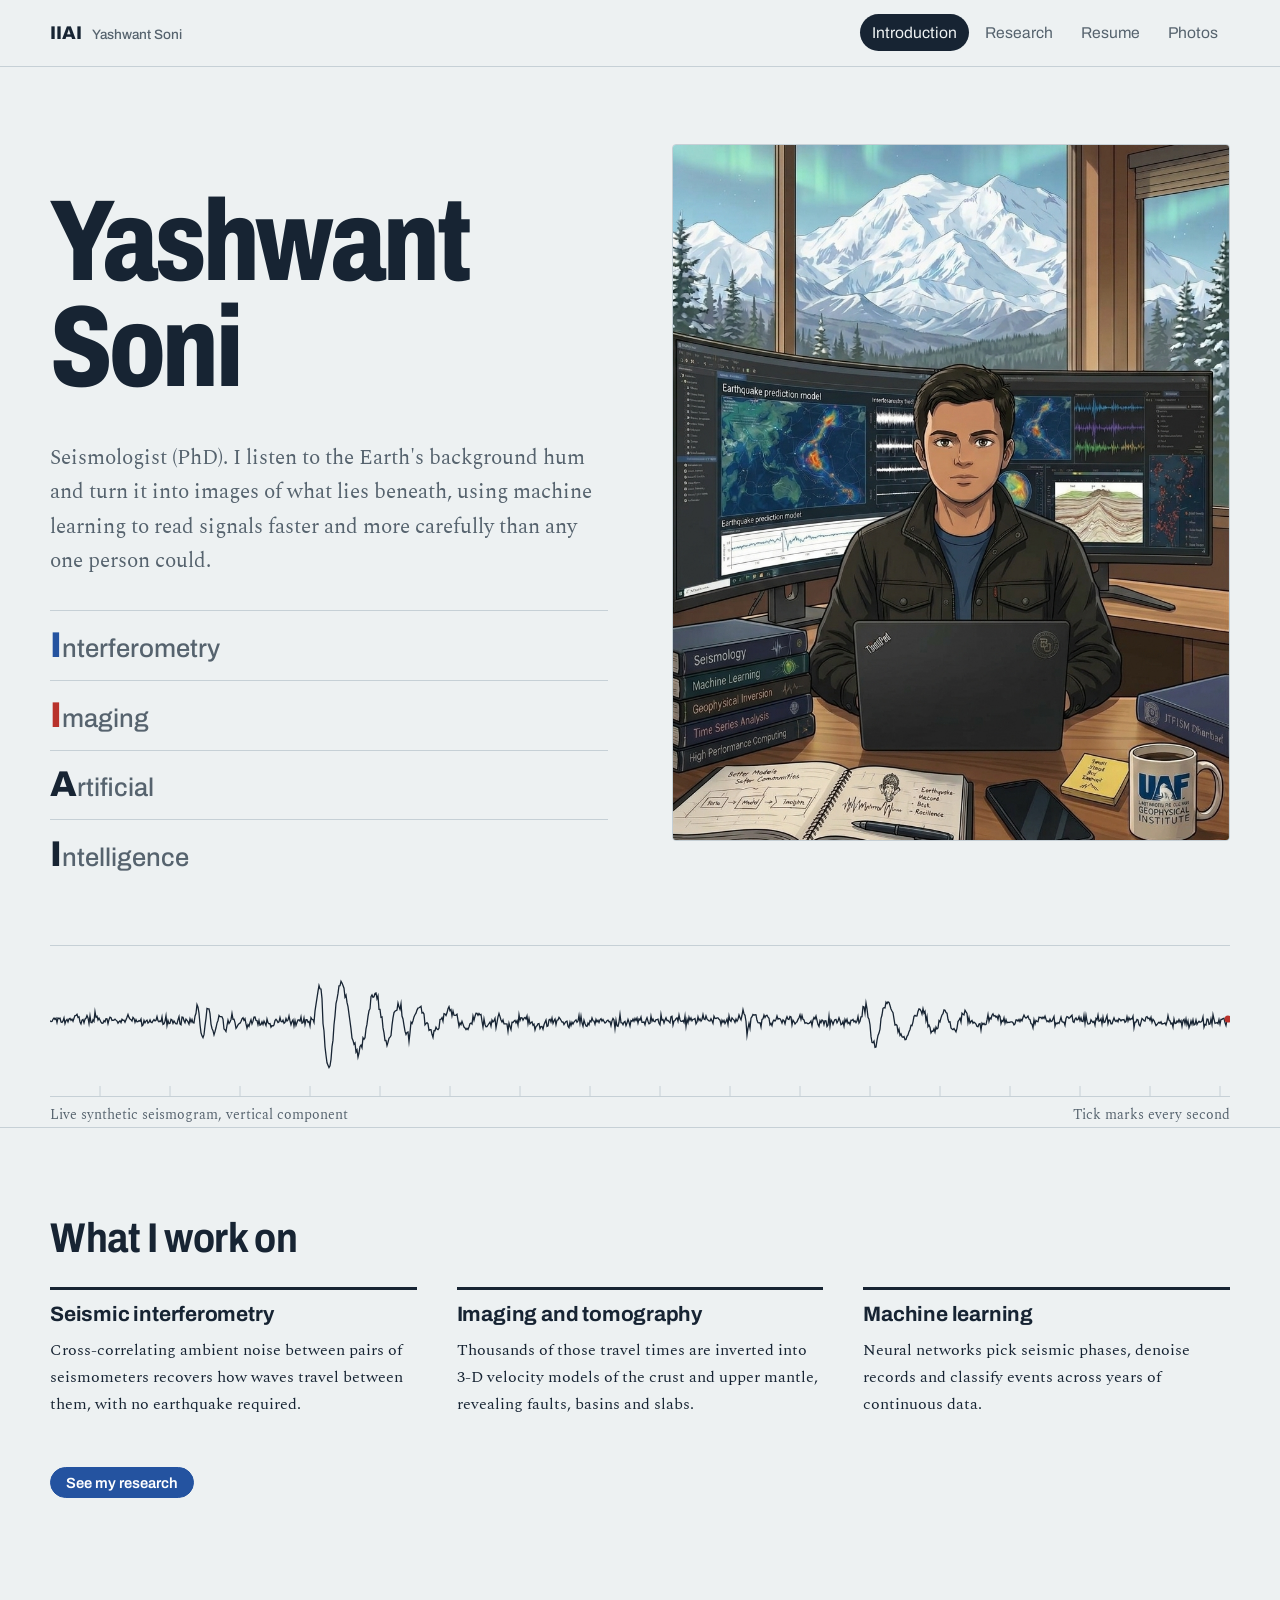
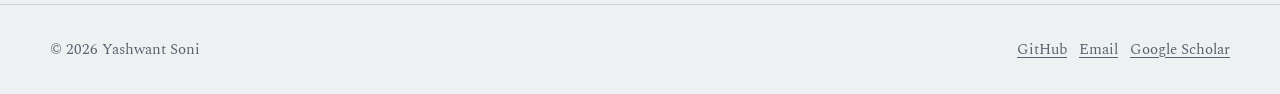
<file: index.html>
<!DOCTYPE html>
<html lang="en">
<head>
<meta charset="utf-8">
<meta name="viewport" content="width=device-width, initial-scale=1">
<title>Yashwant Soni — IIAI</title>
<meta name="description" content="Yashwant Soni, seismologist. Interferometry, imaging and artificial intelligence for the solid Earth.">
<link rel="icon" href="data:image/svg+xml,<svg xmlns='http://www.w3.org/2000/svg' viewBox='0 0 100 100'><text y='.9em' font-size='90'>〰️</text></svg>">
<link rel="preconnect" href="https://fonts.googleapis.com">
<link rel="preconnect" href="https://fonts.gstatic.com" crossorigin>
<link href="https://fonts.googleapis.com/css2?family=Archivo:wdth,wght@62..125,400..800&family=Spectral:ital,wght@0,400;0,600;1,400&display=swap" rel="stylesheet">
<link rel="stylesheet" href="assets/style.css">
<style>
  /* Single, larger profile photo */
  .hero-grid { grid-template-columns: 1fr 1fr; }
  .portraits { grid-template-columns: 1fr; }
  @media (max-width: 860px) { .hero-grid { grid-template-columns: 1fr; } }
</style>
</head>
<body>
<header class="site-header">
  <div class="wrap">
    <a class="brand" href="index.html">IIAI <small>Yashwant Soni</small></a>
    <nav class="site-nav" aria-label="Main">
      <a href="index.html" aria-current="page">Introduction</a>
      <a href="research.html">Research</a>
      <a href="resume.html">Resume</a>
      <a href="photos.html">Photos</a>
    </nav>
  </div>
</header>
<main>

<section class="hero">
  <div class="wrap hero-grid">
    <div>
      <h1>Yashwant Soni</h1>
      <p class="lede">Seismologist (PhD). I listen to the Earth's background hum and turn it into images of what lies beneath, using machine learning to read signals faster and more carefully than any one person could.</p>
      <ul class="acronym" aria-label="IIAI stands for">
        <li><b>I</b>nterferometry</li>
        <li><b>I</b>maging</li>
        <li><b>A</b>rtificial</li>
        <li><b>I</b>ntelligence</li>
      </ul>
    </div>
    <div class="portraits">
      <figure class="photo"><img src="images/profile-1.jpg" alt="Portrait of Yashwant Soni"></figure>
    </div>
  </div>
  <div class="wrap trace-band">
    <canvas id="hero-trace" aria-label="Animated seismogram recording earthquakes" role="img"></canvas>
  </div>
  <div class="wrap trace-caption">
    <span>Live synthetic seismogram, vertical component</span>
    <span>Tick marks every second</span>
  </div>
</section>

<section>
  <div class="wrap">
    <h2>What I work on</h2>
    <div class="three">
      <div>
        <h3>Seismic interferometry</h3>
        <p>Cross-correlating ambient noise between pairs of seismometers recovers how waves travel between them, with no earthquake required.</p>
      </div>
      <div>
        <h3>Imaging and tomography</h3>
        <p>Thousands of those travel times are inverted into 3-D velocity models of the crust and upper mantle, revealing faults, basins and slabs.</p>
      </div>
      <div>
        <h3>Machine learning</h3>
        <p>Neural networks pick seismic phases, denoise records and classify events across years of continuous data.</p>
      </div>
    </div>
    <p style="margin-top:2rem"><a class="btn primary" href="research.html">See my research</a></p>
  </div>
</section>
</main>
<footer class="site-footer">
  <div class="wrap">
    <span>© <span id="year"></span> Yashwant Soni</span>
    <span><a href="https://github.com/yashwantsoni1">GitHub</a> &nbsp; <a href="mailto:your.email@example.com">Email</a> &nbsp; <a href="https://scholar.google.com/">Google Scholar</a></span>
  </div>
</footer>
<script src="assets/main.js"></script>
</body>
</html>
</file>
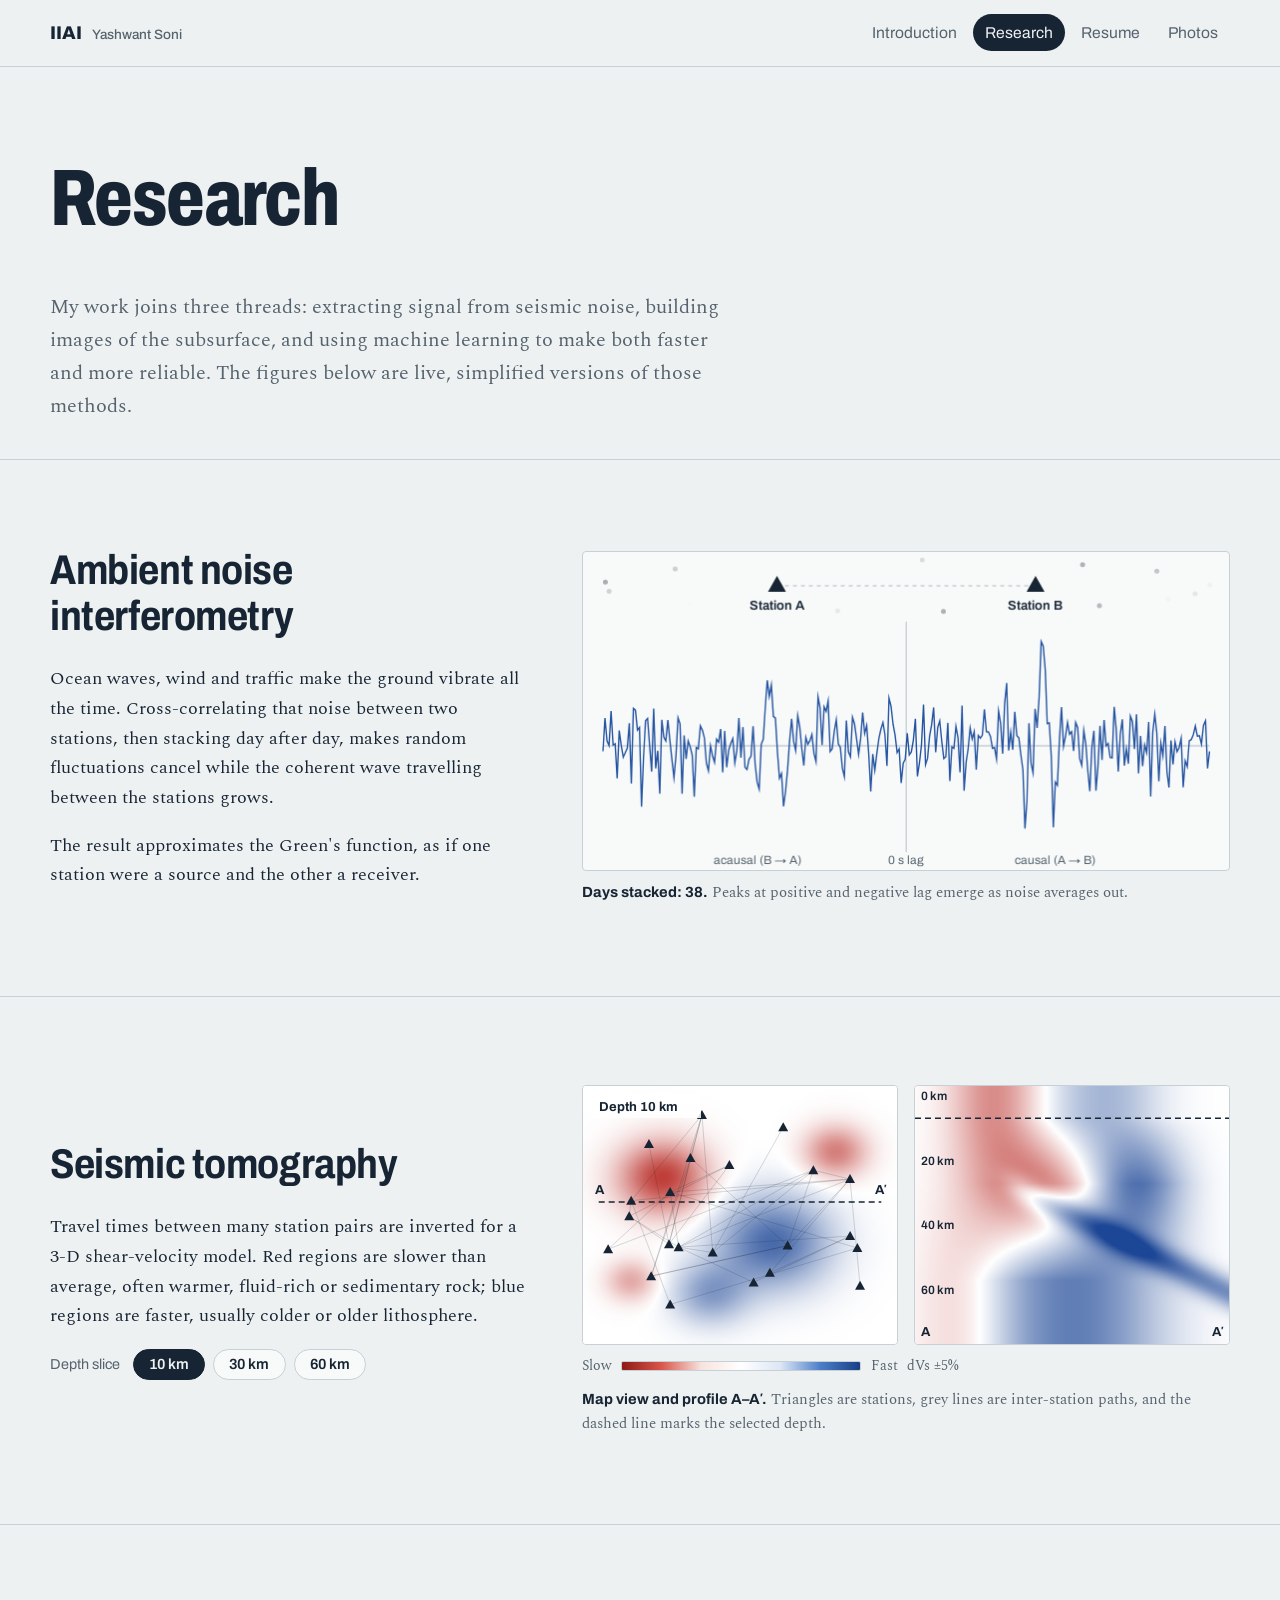
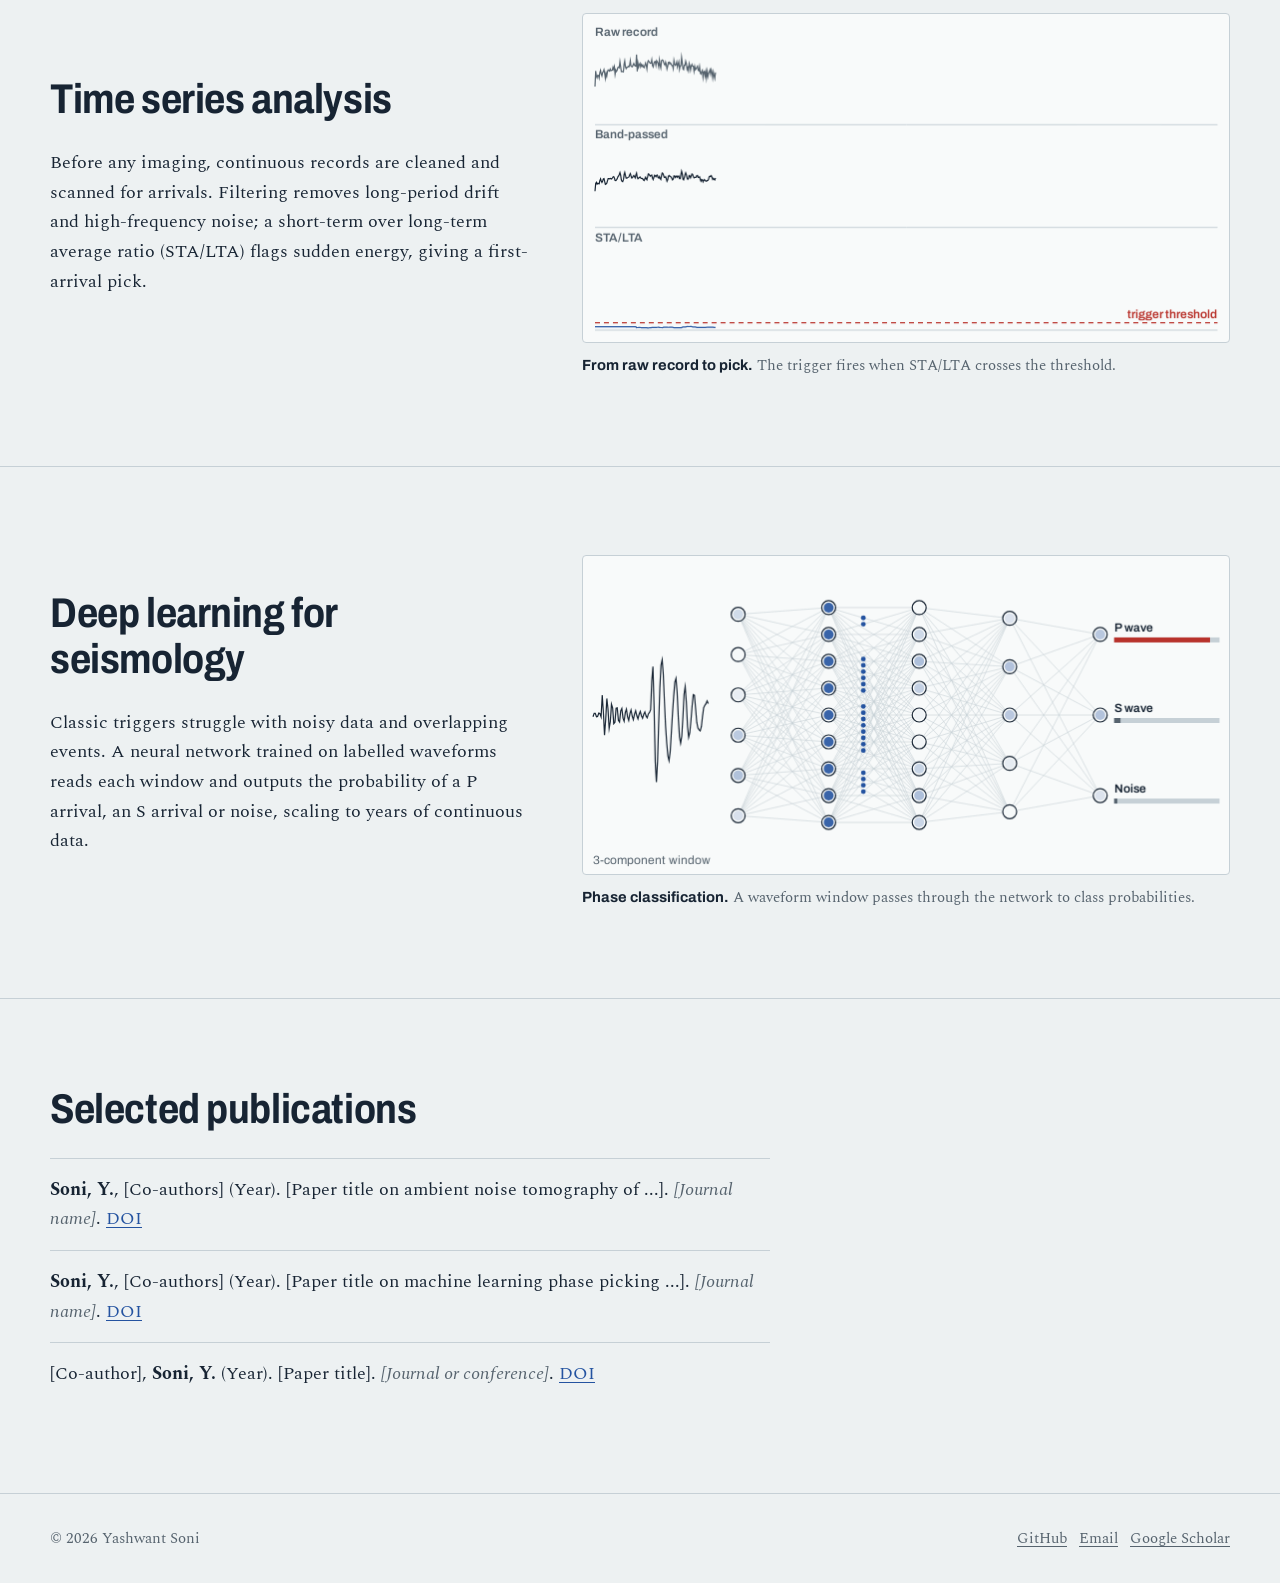
<file: research.html>
<!DOCTYPE html>
<html lang="en">
<head>
<meta charset="utf-8">
<meta name="viewport" content="width=device-width, initial-scale=1">
<title>Research — Yashwant Soni</title>
<meta name="description" content="Yashwant Soni, seismologist. Interferometry, imaging and artificial intelligence for the solid Earth.">
<link rel="icon" href="data:image/svg+xml,<svg xmlns='http://www.w3.org/2000/svg' viewBox='0 0 100 100'><text y='.9em' font-size='90'>〰️</text></svg>">
<link rel="preconnect" href="https://fonts.googleapis.com">
<link rel="preconnect" href="https://fonts.gstatic.com" crossorigin>
<link href="https://fonts.googleapis.com/css2?family=Archivo:wdth,wght@62..125,400..800&family=Spectral:ital,wght@0,400;0,600;1,400&display=swap" rel="stylesheet">
<link rel="stylesheet" href="assets/style.css">
</head>
<body>
<header class="site-header">
  <div class="wrap">
    <a class="brand" href="index.html">IIAI <small>Yashwant Soni</small></a>
    <nav class="site-nav" aria-label="Main">
      <a href="index.html">Introduction</a>
      <a href="research.html" aria-current="page">Research</a>
      <a href="resume.html">Resume</a>
      <a href="photos.html">Photos</a>
    </nav>
  </div>
</header>
<main>

<section class="page-intro">
  <div class="wrap">
    <h1>Research</h1>
    <p>My work joins three threads: extracting signal from seismic noise, building images of the subsurface, and using machine learning to make both faster and more reliable. The figures below are live, simplified versions of those methods.</p>
  </div>
</section>

<section>
  <div class="wrap study">
    <div>
      <h2>Ambient noise interferometry</h2>
      <p>Ocean waves, wind and traffic make the ground vibrate all the time. Cross-correlating that noise between two stations, then stacking day after day, makes random fluctuations cancel while the coherent wave travelling between the stations grows.</p>
      <p>The result approximates the Green's function, as if one station were a source and the other a receiver.</p>
    </div>
    <figure class="figure">
      <canvas id="interferometry" style="height:320px" role="img" aria-label="Cross-correlation stack converging to symmetric peaks"></canvas>
      <figcaption><b>Days stacked: <span id="xc-days">0</span>.</b> Peaks at positive and negative lag emerge as noise averages out.</figcaption>
    </figure>
  </div>
</section>

<section>
  <div class="wrap study">
    <div>
      <h2>Seismic tomography</h2>
      <p>Travel times between many station pairs are inverted for a 3-D shear-velocity model. Red regions are slower than average, often warmer, fluid-rich or sedimentary rock; blue regions are faster, usually colder or older lithosphere.</p>
      <div class="controls" role="group" aria-label="Choose depth slice">
        <span>Depth slice</span>
        <button class="btn" data-depth="10" aria-pressed="true">10 km</button>
        <button class="btn" data-depth="30" aria-pressed="false">30 km</button>
        <button class="btn" data-depth="60" aria-pressed="false">60 km</button>
      </div>
    </div>
    <figure class="figure">
      <div class="tomo-pair">
        <canvas id="tomo-map" style="height:260px" role="img" aria-label="Map view of velocity anomalies with stations and ray paths"></canvas>
        <canvas id="tomo-section" style="height:260px" role="img" aria-label="Cross-section A to A prime with a dipping fast anomaly"></canvas>
      </div>
      <div class="colorbar"><span>Slow</span><i></i><span>Fast</span><span>dVs ±5%</span></div>
      <figcaption><b>Map view and profile A–A′.</b> Triangles are stations, grey lines are inter-station paths, and the dashed line marks the selected depth.</figcaption>
    </figure>
  </div>
</section>

<section>
  <div class="wrap study">
    <div>
      <h2>Time series analysis</h2>
      <p>Before any imaging, continuous records are cleaned and scanned for arrivals. Filtering removes long-period drift and high-frequency noise; a short-term over long-term average ratio (STA/LTA) flags sudden energy, giving a first-arrival pick.</p>
    </div>
    <figure class="figure">
      <canvas id="timeseries" style="height:330px" role="img" aria-label="Raw, filtered and STA/LTA traces with a P-wave pick"></canvas>
      <figcaption><b>From raw record to pick.</b> The trigger fires when STA/LTA crosses the threshold.</figcaption>
    </figure>
  </div>
</section>

<section>
  <div class="wrap study">
    <div>
      <h2>Deep learning for seismology</h2>
      <p>Classic triggers struggle with noisy data and overlapping events. A neural network trained on labelled waveforms reads each window and outputs the probability of a P arrival, an S arrival or noise, scaling to years of continuous data.</p>
    </div>
    <figure class="figure">
      <canvas id="neuralnet" style="height:320px" role="img" aria-label="Neural network classifying a seismic waveform"></canvas>
      <figcaption><b>Phase classification.</b> A waveform window passes through the network to class probabilities.</figcaption>
    </figure>
  </div>
</section>

<section>
  <div class="wrap">
    <h2>Selected publications</h2>
    <ol class="pubs">
      <li><b>Soni, Y.</b>, [Co-authors] (Year). [Paper title on ambient noise tomography of ...]. <span class="venue">[Journal name]</span>. <a href="#">DOI</a></li>
      <li><b>Soni, Y.</b>, [Co-authors] (Year). [Paper title on machine learning phase picking ...]. <span class="venue">[Journal name]</span>. <a href="#">DOI</a></li>
      <li>[Co-author], <b>Soni, Y.</b> (Year). [Paper title]. <span class="venue">[Journal or conference]</span>. <a href="#">DOI</a></li>
    </ol>
  </div>
</section>
</main>
<footer class="site-footer">
  <div class="wrap">
    <span>© <span id="year"></span> Yashwant Soni</span>
    <span><a href="https://github.com/yashwantsoni1">GitHub</a> &nbsp; <a href="mailto:your.email@example.com">Email</a> &nbsp; <a href="https://scholar.google.com/">Google Scholar</a></span>
  </div>
</footer>
<script src="assets/main.js"></script>
</body>
</html>
</file>
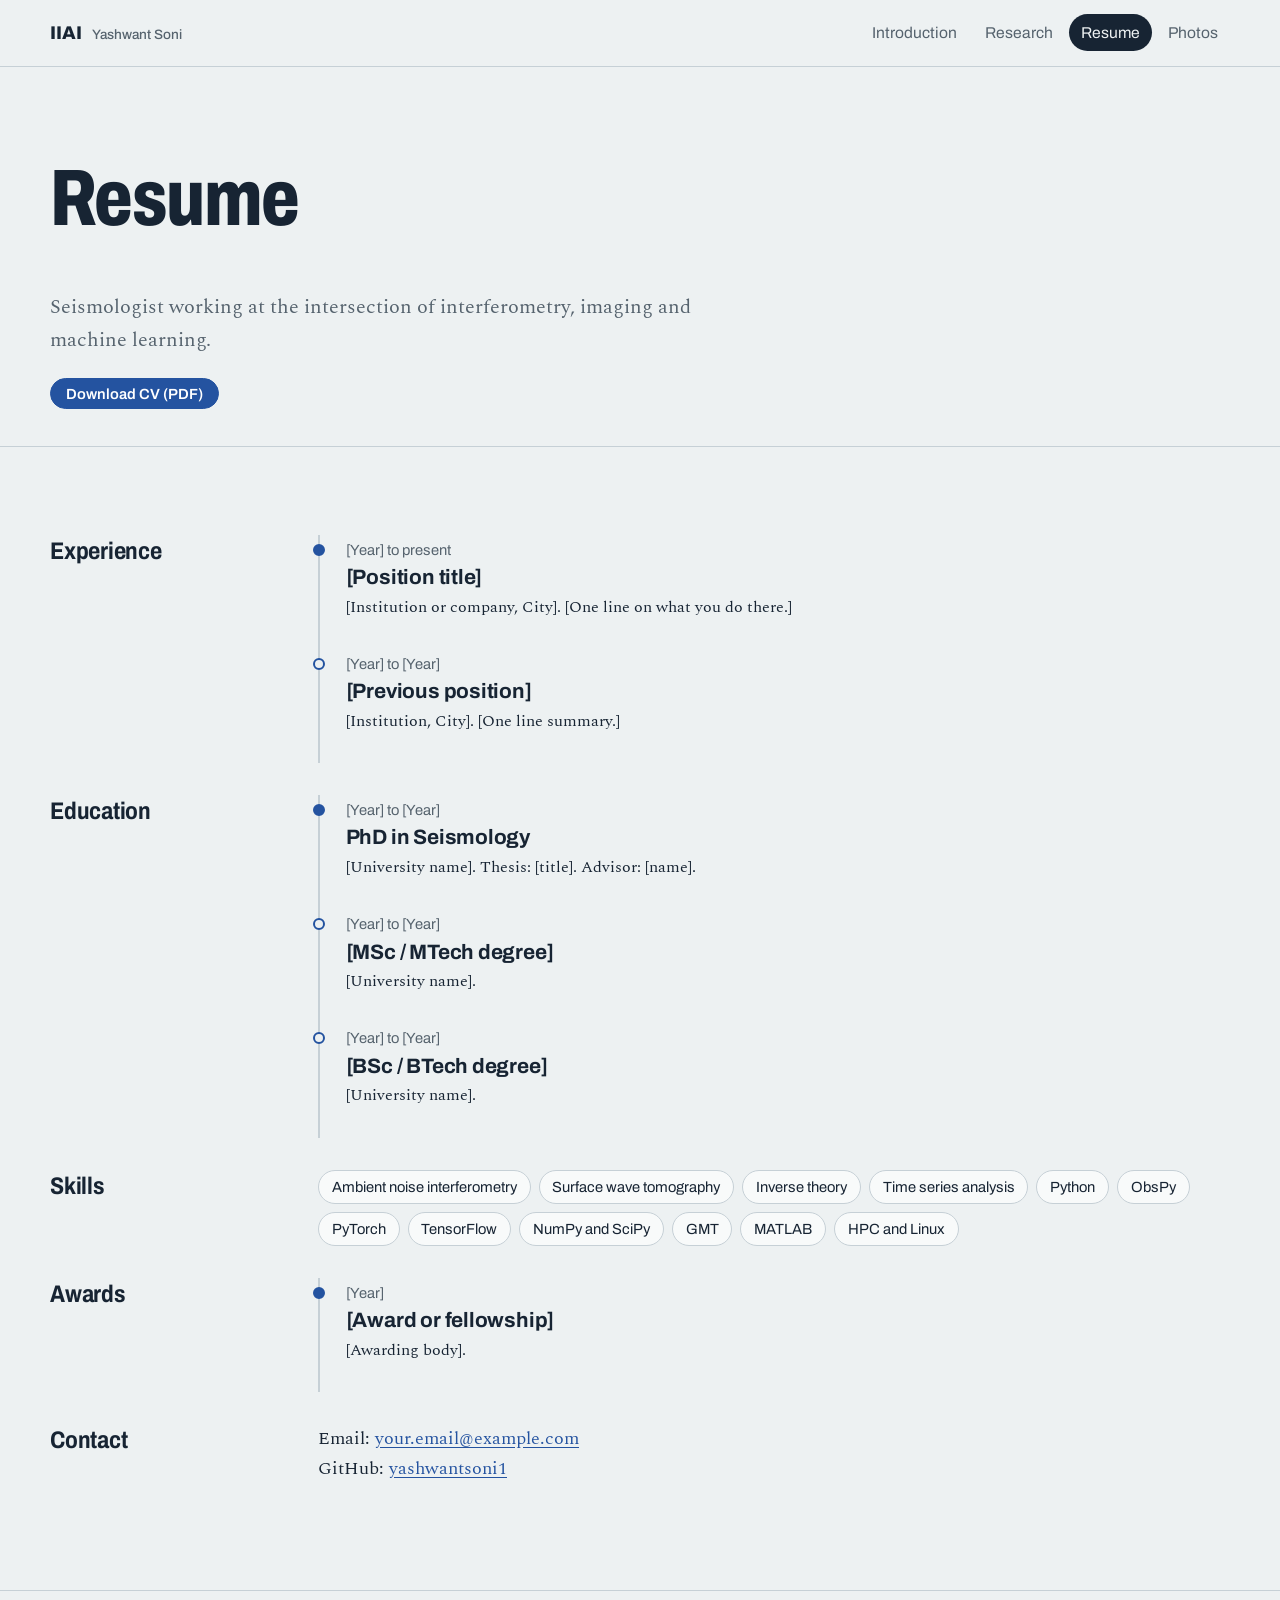
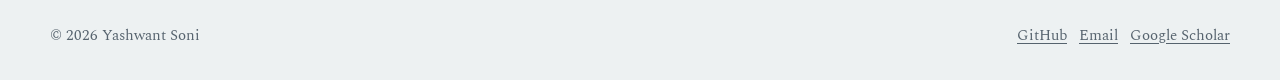
<file: resume.html>
<!DOCTYPE html>
<html lang="en">
<head>
<meta charset="utf-8">
<meta name="viewport" content="width=device-width, initial-scale=1">
<title>Resume — Yashwant Soni</title>
<meta name="description" content="Yashwant Soni, seismologist. Interferometry, imaging and artificial intelligence for the solid Earth.">
<link rel="icon" href="data:image/svg+xml,<svg xmlns='http://www.w3.org/2000/svg' viewBox='0 0 100 100'><text y='.9em' font-size='90'>〰️</text></svg>">
<link rel="preconnect" href="https://fonts.googleapis.com">
<link rel="preconnect" href="https://fonts.gstatic.com" crossorigin>
<link href="https://fonts.googleapis.com/css2?family=Archivo:wdth,wght@62..125,400..800&family=Spectral:ital,wght@0,400;0,600;1,400&display=swap" rel="stylesheet">
<link rel="stylesheet" href="assets/style.css">
</head>
<body>
<header class="site-header">
  <div class="wrap">
    <a class="brand" href="index.html">IIAI <small>Yashwant Soni</small></a>
    <nav class="site-nav" aria-label="Main">
      <a href="index.html">Introduction</a>
      <a href="research.html">Research</a>
      <a href="resume.html" aria-current="page">Resume</a>
      <a href="photos.html">Photos</a>
    </nav>
  </div>
</header>
<main>

<section class="page-intro">
  <div class="wrap">
    <h1>Resume</h1>
    <p>Seismologist working at the intersection of interferometry, imaging and machine learning.</p>
    <p><a class="btn primary" href="files/cv.pdf" download>Download CV (PDF)</a></p>
  </div>
</section>

<section>
  <div class="wrap cv-grid">
    <h2>Experience</h2>
    <ol class="timeline">
      <li><span class="when">[Year] to present</span><h3>[Position title]</h3><p>[Institution or company, City]. [One line on what you do there.]</p></li>
      <li><span class="when">[Year] to [Year]</span><h3>[Previous position]</h3><p>[Institution, City]. [One line summary.]</p></li>
    </ol>

    <h2>Education</h2>
    <ol class="timeline">
      <li><span class="when">[Year] to [Year]</span><h3>PhD in Seismology</h3><p>[University name]. Thesis: [title]. Advisor: [name].</p></li>
      <li><span class="when">[Year] to [Year]</span><h3>[MSc / MTech degree]</h3><p>[University name].</p></li>
      <li><span class="when">[Year] to [Year]</span><h3>[BSc / BTech degree]</h3><p>[University name].</p></li>
    </ol>

    <h2>Skills</h2>
    <ul class="skills">
      <li>Ambient noise interferometry</li><li>Surface wave tomography</li><li>Inverse theory</li>
      <li>Time series analysis</li><li>Python</li><li>ObsPy</li><li>PyTorch</li><li>TensorFlow</li>
      <li>NumPy and SciPy</li><li>GMT</li><li>MATLAB</li><li>HPC and Linux</li>
    </ul>

    <h2>Awards</h2>
    <ol class="timeline">
      <li><span class="when">[Year]</span><h3>[Award or fellowship]</h3><p>[Awarding body].</p></li>
    </ol>

    <h2>Contact</h2>
    <p>Email: <a href="mailto:your.email@example.com">your.email@example.com</a><br>
       GitHub: <a href="https://github.com/yashwantsoni1">yashwantsoni1</a></p>
  </div>
</section>
</main>
<footer class="site-footer">
  <div class="wrap">
    <span>© <span id="year"></span> Yashwant Soni</span>
    <span><a href="https://github.com/yashwantsoni1">GitHub</a> &nbsp; <a href="mailto:your.email@example.com">Email</a> &nbsp; <a href="https://scholar.google.com/">Google Scholar</a></span>
  </div>
</footer>
<script src="assets/main.js"></script>
</body>
</html>
</file>
<file: assets/style.css>
/* IIAI — Yashwant Soni
   Palette borrows from the seismic tomography colormap:
   red = slow velocity anomaly, blue = fast velocity anomaly. */
:root {
  --paper: #EDF1F2;
  --surface: #F8FAFA;
  --ink: #172433;
  --graphite: #56636E;
  --rule: #C6D0D6;
  --slow: #B8322B;
  --fast: #2453A0;
  --display: "Archivo", "Helvetica Neue", Arial, sans-serif;
  --body: "Spectral", Georgia, "Times New Roman", serif;
  --measure: 68ch;
  color-scheme: light;
}
@media (prefers-color-scheme: dark) {
  :root {
    --paper: #0F1A26;
    --surface: #15222F;
    --ink: #E3E9EE;
    --graphite: #93A1AC;
    --rule: #2A3A4A;
    --slow: #E0645A;
    --fast: #6E9BE0;
    color-scheme: dark;
  }
}

*, *::before, *::after { box-sizing: border-box; }
html { -webkit-text-size-adjust: 100%; }
body {
  margin: 0;
  background: var(--paper);
  color: var(--ink);
  font-family: var(--body);
  font-size: 1.125rem;
  line-height: 1.65;
}
img { max-width: 100%; display: block; }
a { color: var(--fast); text-underline-offset: 3px; }
a:hover { color: var(--slow); }
:focus-visible { outline: 2px solid var(--fast); outline-offset: 3px; }

h1, h2, h3 {
  font-family: var(--display);
  line-height: 1.1;
  font-weight: 700;
  letter-spacing: -0.01em;
  margin: 0 0 0.6em;
}
h2 { font-size: clamp(1.8rem, 4vw, 2.6rem); font-stretch: 85%; }
h3 { font-size: 1.3rem; }
p { margin: 0 0 1em; max-width: var(--measure); }

.wrap { width: min(1180px, 100% - 2.5rem); margin-inline: auto; }

/* ---------- Header ---------- */
.site-header {
  border-bottom: 1px solid var(--rule);
  background: var(--paper);
  position: sticky; top: 0; z-index: 10;
}
.site-header .wrap {
  display: flex; align-items: center; justify-content: space-between;
  gap: 1rem; padding: 0.9rem 0; flex-wrap: wrap;
}
.brand {
  font-family: var(--display); font-weight: 800; font-size: 1.15rem;
  color: var(--ink); text-decoration: none; display: flex; gap: 0.6rem; align-items: baseline;
}
.brand small { font-weight: 500; color: var(--graphite); font-size: 0.85rem; }
.site-nav { display: flex; gap: 0.25rem; flex-wrap: wrap; }
.site-nav a {
  font-family: var(--display); font-size: 0.98rem; color: var(--graphite);
  text-decoration: none; padding: 0.35rem 0.75rem; border-radius: 999px;
}
.site-nav a:hover { color: var(--ink); background: var(--surface); }
.site-nav a[aria-current="page"] { color: var(--paper); background: var(--ink); }

/* ---------- Hero ---------- */
.hero { padding: clamp(2.5rem, 6vw, 5rem) 0 0; }
.hero-grid {
  display: grid; grid-template-columns: 1.25fr 1fr; gap: clamp(2rem, 5vw, 4rem);
  align-items: end;
}
.hero h1 {
  font-size: clamp(3rem, 9vw, 7.2rem); font-stretch: 75%; font-weight: 800;
  letter-spacing: -0.03em; line-height: 0.92; margin-bottom: 0.35em;
}
.hero .lede { font-size: 1.3rem; color: var(--graphite); }

.acronym { list-style: none; padding: 0; margin: 2rem 0 0; font-family: var(--display); }
.acronym li {
  font-size: clamp(1.2rem, 2.4vw, 1.6rem); font-weight: 500; color: var(--graphite);
  border-top: 1px solid var(--rule); padding: 0.3rem 0;
}
.acronym b { font-weight: 800; font-size: 1.4em; color: var(--ink); }
.acronym li:nth-child(1) b { color: var(--fast); }
.acronym li:nth-child(2) b { color: var(--slow); }

.portraits { display: grid; grid-template-columns: 1fr 0.8fr; gap: 1rem; align-items: end; }
.portraits .photo:first-child { aspect-ratio: 3 / 4; }
.portraits .photo:last-child { aspect-ratio: 4 / 5; margin-bottom: 3rem; }

.trace-band { margin-top: clamp(2rem, 5vw, 3.5rem); border-block: 1px solid var(--rule); }
.trace-band canvas { display: block; width: 100%; height: 150px; }
.trace-caption {
  display: flex; justify-content: space-between; gap: 1rem; flex-wrap: wrap;
  font-size: 0.9rem; color: var(--graphite); padding: 0.4rem 0 0;
}

/* ---------- Photo slots ---------- */
.photo {
  position: relative; margin: 0; overflow: hidden; border-radius: 4px;
  background: var(--surface); border: 1px solid var(--rule);
}
.photo img { width: 100%; height: 100%; object-fit: cover; }
.photo.empty img { display: none; }
.photo.empty::after {
  content: "Add " attr(data-file);
  position: absolute; inset: 0; display: grid; place-items: center; text-align: center;
  padding: 1rem; font-family: var(--display); font-size: 0.9rem; color: var(--graphite);
  background:
    repeating-linear-gradient(0deg, transparent 0 23px, var(--rule) 23px 24px);
}

/* ---------- Sections ---------- */
section { padding: clamp(3rem, 7vw, 5.5rem) 0; }
section + section { border-top: 1px solid var(--rule); }
.page-intro { padding-bottom: 1rem; }
.page-intro h1 { font-size: clamp(2.6rem, 7vw, 5rem); font-stretch: 75%; font-weight: 800; letter-spacing: -0.02em; }
.page-intro p { font-size: 1.25rem; color: var(--graphite); }

.three { display: grid; grid-template-columns: repeat(3, 1fr); gap: 2.5rem; }
.three h3 { border-top: 3px solid var(--ink); padding-top: 0.8rem; }
.three p { font-size: 1.02rem; }

/* Research figures */
.study { display: grid; grid-template-columns: 1fr 1.35fr; gap: clamp(1.5rem, 4vw, 3.5rem); align-items: center; }
.study:nth-of-type(even) .figure { order: -1; }
.figure { margin: 0; }
.figure canvas {
  width: 100%; display: block; background: var(--surface);
  border: 1px solid var(--rule); border-radius: 4px;
}
.figure figcaption { font-size: 0.92rem; color: var(--graphite); margin-top: 0.6rem; }
.figure figcaption b { color: var(--ink); font-family: var(--display); }

.controls { display: flex; gap: 0.5rem; flex-wrap: wrap; margin-top: 0.8rem; align-items: center; }
.controls span { font-family: var(--display); font-size: 0.9rem; color: var(--graphite); margin-right: 0.3rem; }
.btn {
  font: 600 0.92rem var(--display); color: var(--ink); background: var(--surface);
  border: 1px solid var(--rule); border-radius: 999px; padding: 0.4rem 0.95rem; cursor: pointer;
}
.btn:hover { border-color: var(--ink); }
.btn[aria-pressed="true"] { background: var(--ink); color: var(--paper); border-color: var(--ink); }
.btn.primary { background: var(--fast); border-color: var(--fast); color: #fff; text-decoration: none; display: inline-block; }
.btn.primary:hover { background: var(--slow); border-color: var(--slow); color: #fff; }

.tomo-pair { display: grid; grid-template-columns: 1fr 1fr; gap: 1rem; }
.colorbar { display: flex; align-items: center; gap: 0.6rem; font-size: 0.85rem; color: var(--graphite); margin-top: 0.6rem; }
.colorbar i {
  flex: 0 1 240px; height: 10px; border-radius: 2px; border: 1px solid var(--rule);
  background: linear-gradient(90deg, #8E1B16, #D9574A, #F7E3DF, #FFFFFF, #DCE6F5, #4C7FC8, #173F86);
}

/* Publications */
.pubs { list-style: none; padding: 0; margin: 0; max-width: 80ch; }
.pubs li { padding: 1rem 0; border-top: 1px solid var(--rule); }
.pubs .venue { color: var(--graphite); font-style: italic; }

/* ---------- Resume ---------- */
.cv-grid { display: grid; grid-template-columns: 220px 1fr; gap: 2rem 3rem; }
.cv-grid > h2 { font-size: 1.5rem; margin: 0; padding-top: 0.2rem; }
.timeline { list-style: none; margin: 0; padding: 0; border-left: 2px solid var(--rule); }
.timeline li { position: relative; padding: 0 0 1.8rem 1.6rem; }
.timeline li::before {
  content: ""; position: absolute; left: -7px; top: 0.55rem; width: 12px; height: 12px;
  border-radius: 50%; background: var(--paper); border: 2px solid var(--fast);
}
.timeline li:first-child::before { background: var(--fast); }
.timeline .when { font-family: var(--display); font-size: 0.92rem; color: var(--graphite); }
.timeline h3 { margin: 0.1rem 0 0.3rem; }
.timeline p { font-size: 1rem; margin: 0; }
.skills { display: flex; flex-wrap: wrap; gap: 0.5rem; padding: 0; margin: 0; list-style: none; }
.skills li { font-family: var(--display); font-size: 0.92rem; border: 1px solid var(--rule); border-radius: 999px; padding: 0.25rem 0.8rem; background: var(--surface); }

/* ---------- Gallery ---------- */
.gallery { columns: 3 260px; column-gap: 1rem; }
.gallery .photo { break-inside: avoid; margin-bottom: 1rem; cursor: zoom-in; }
.gallery .photo.empty { cursor: default; aspect-ratio: 4 / 3; }
.gallery .photo.tall.empty { aspect-ratio: 3 / 4; }
.gallery figcaption {
  position: absolute; left: 0; right: 0; bottom: 0; padding: 1.5rem 0.8rem 0.6rem;
  font-size: 0.92rem; color: #fff; background: linear-gradient(transparent, rgba(10, 20, 30, 0.7));
}
.gallery .photo.empty figcaption { display: none; }
.lightbox {
  border: none; padding: 0; background: transparent; max-width: 92vw; max-height: 92vh;
}
.lightbox::backdrop { background: rgba(8, 14, 22, 0.88); }
.lightbox img { max-width: 92vw; max-height: 82vh; border-radius: 4px; }
.lightbox p { color: #fff; text-align: center; margin: 0.6rem auto 0; }
.lightbox button { position: fixed; top: 1rem; right: 1rem; }

/* ---------- Footer ---------- */
.site-footer { border-top: 1px solid var(--rule); padding: 2rem 0; font-size: 0.95rem; color: var(--graphite); }
.site-footer .wrap { display: flex; justify-content: space-between; gap: 1rem; flex-wrap: wrap; }
.site-footer a { color: var(--graphite); }

/* ---------- Responsive ---------- */
@media (max-width: 860px) {
  .hero-grid, .study, .three, .cv-grid { grid-template-columns: 1fr; }
  .study:nth-of-type(even) .figure { order: 0; }
  .portraits .photo:last-child { margin-bottom: 0; }
  .tomo-pair { grid-template-columns: 1fr; }
  .site-header { position: static; }
  .site-nav a { padding: 0.3rem 0.6rem; }
  .cv-grid > h2 { margin-top: 1rem; }
}
@media (prefers-reduced-motion: reduce) {
  * { scroll-behavior: auto !important; }
}
</file>
